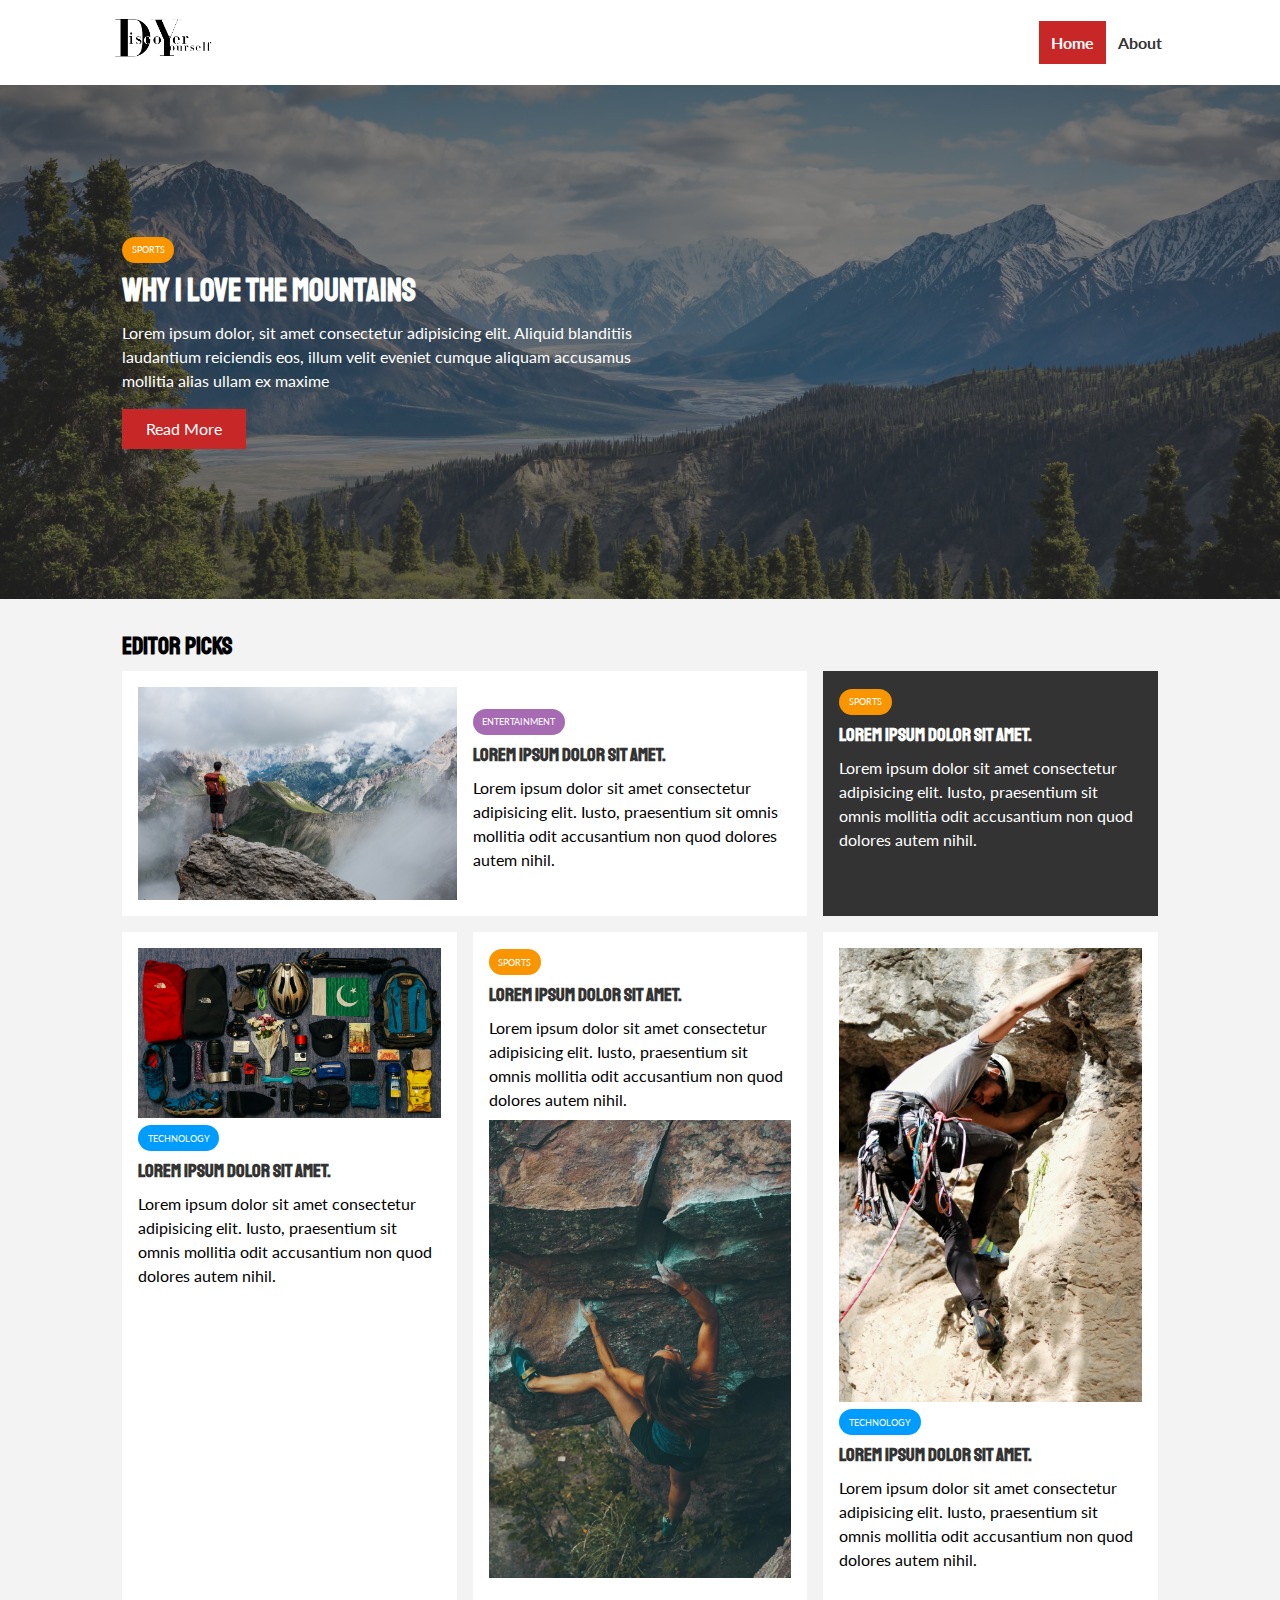
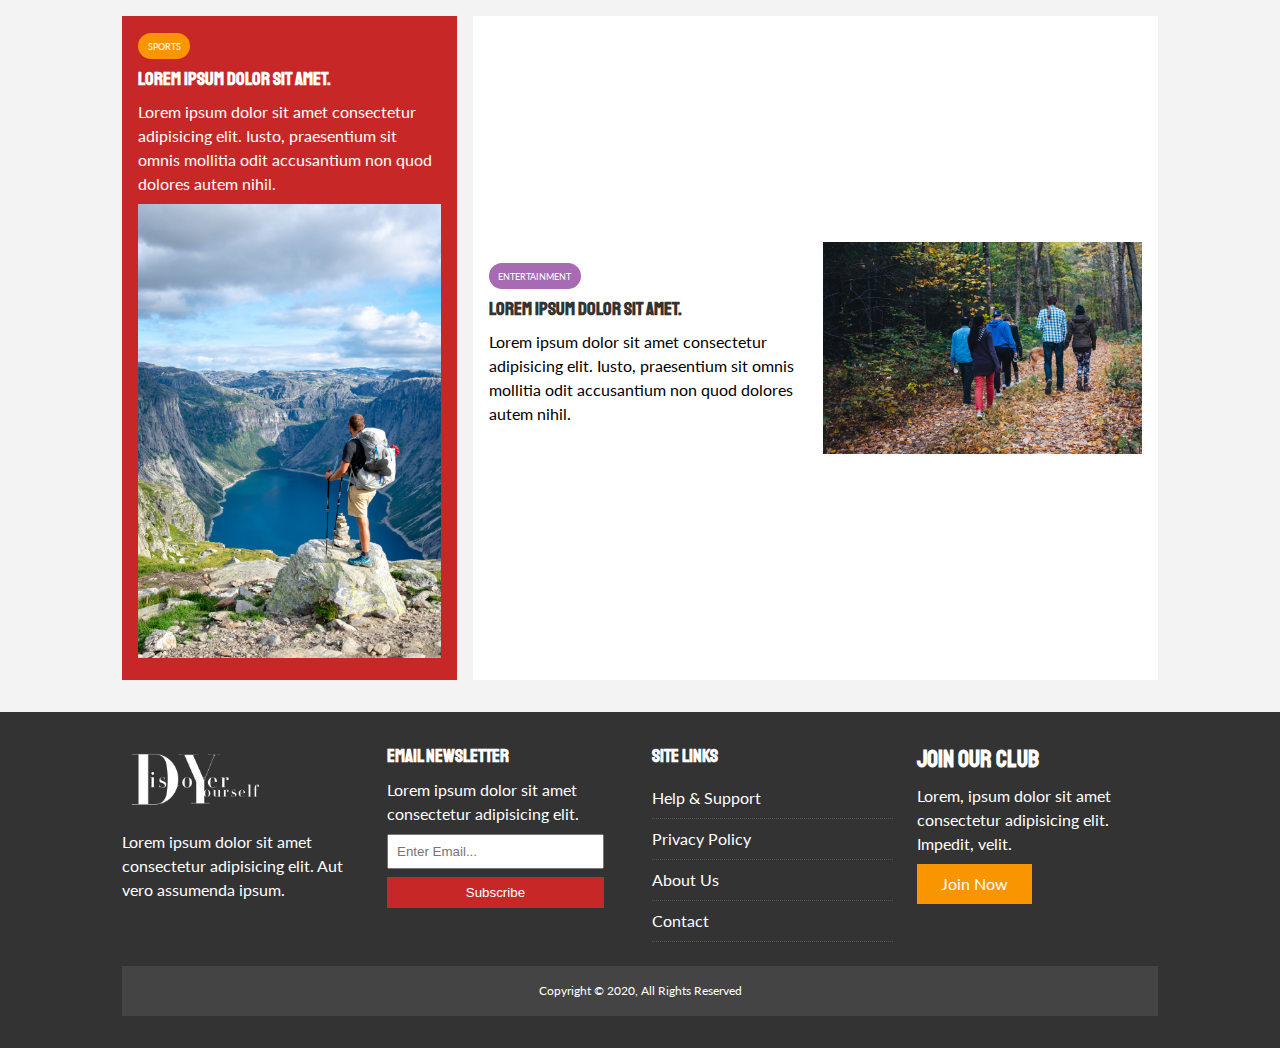
<file: index.html>
<!DOCTYPE html>
<html lang="en">
<head>
    <meta charset="UTF-8">
    <meta name="viewport" content="width=device-width, initial-scale=1.0">
    <link href="https://fonts.googleapis.com/css2?family=Lato&family=Staatliches&display=swap" rel="stylesheet">
    <link rel="stylesheet" href="css/style.css">
    <link rel="stylesheet" media="screen and (max-width: 768px)" href="css/mobile.css">
    <link rel="stylesheet" href="https://use.fontawesome.com/releases/v5.13.1/css/all.css" integrity="sha384-xxzQGERXS00kBmZW/6qxqJPyxW3UR0BPsL4c8ILaIWXva5kFi7TxkIIaMiKtqV1Q" crossorigin="anonymous">
    <link rel="shortcut icon" type="image/x-icon" href="favicon.ico">
    
    <title>Outdoor Life | Latest News</title>
</head>
<body>
    <nav id="main-nav">
        <div class="container">
            <a class="logo" href="index.html"><img src="img/logo.png" alt="Outdoor Life" ></a>
            <div class="social">
                <a href="http://facebook.com" target="_blank"><i class="fab fa-facebook-square fa-2x"></i></a>
                <a href="http://twitter.com" target="_blank"><i class="fab fa-twitter fa-2x"></i></a>
                <a href="http://instagram.com" target="_blank"><i class="fab fa-instagram fa-2x"></i></a>
                <a href="http://youtube.com" target="_blank"><i class="fab fa-youtube fa-2x"></i></a>
            </div>
            <ul>
                <li><a href="index.html" class="current">Home</a></li>
                <li><a href="about.html">About</a></li>
            </ul>
        </div>
    </nav>

    <!-- ShowCase -->
    <header id="showcase">
        <div class="container">
            <div class="showcase-container">
                <div class="showcase-content">
                    <div class="category category-sports">Sports</div>
                    <h1>Why I Love the Mountains</h1>
                    <p>Lorem ipsum dolor, sit amet consectetur adipisicing elit. Aliquid blanditiis laudantium reiciendis eos, illum velit eveniet cumque aliquam accusamus mollitia alias ullam ex maxime </p>
                    <a href="article.html" class="btn btn-primary">Read More</a>
                </div>
            </div>
        </div>
    </header>

    <!-- Home Articles -->
    <section id="home-articles" class="py-2">
        <div class="container">
            <h2>Editor Picks</h2>
            <div class="articles-container">
                <article class="card">
                    <img src="img/articles/ent1.jpg" alt="hiking">
                    <div>
                        <div class="category-ent category">Entertainment</div>
                        <h3>
                            <a href="article.html">Lorem ipsum dolor sit amet.</a>
                        </h3>
                        <p>Lorem ipsum dolor sit amet consectetur adipisicing elit. Iusto, praesentium sit omnis mollitia odit accusantium non quod dolores autem nihil.</p>
                    </div>
                </article>
                <article class="card bg-dark">
                    <div class="category-sports category">Sports</div>
                    <h3>
                        <a href="article.html">Lorem ipsum dolor sit amet.</a>
                    </h3>
                    <p>Lorem ipsum dolor sit amet consectetur adipisicing elit. Iusto, praesentium sit omnis mollitia odit accusantium non quod dolores autem nihil.</p>
                </article>
                <article class="card">
                    <img src="img/articles/tech1.jpg" alt="">
                    <div class="category-tech category">Technology</div>
                    <h3>
                        <a href="article.html">Lorem ipsum dolor sit amet.</a>
                    </h3>
                    <p>Lorem ipsum dolor sit amet consectetur adipisicing elit. Iusto, praesentium sit omnis mollitia odit accusantium non quod dolores autem nihil.</p>
                </article>
                <article class="card">
                    <div class="category-sports category">Sports</div>
                    <h3>
                        <a href="article.html">Lorem ipsum dolor sit amet.</a>
                    </h3>
                    <p>Lorem ipsum dolor sit amet consectetur adipisicing elit. Iusto, praesentium sit omnis mollitia odit accusantium non quod dolores autem nihil.</p>
                    <img src="img/articles/sports1.jpg" alt="">
                </article>
                <article class="card">
                    <img src="img/articles/tech2.jpg" alt="">
                    <div class="category-tech category">Technology</div>
                    <h3>
                        <a href="article.html">Lorem ipsum dolor sit amet.</a>
                    </h3>
                    <p>Lorem ipsum dolor sit amet consectetur adipisicing elit. Iusto, praesentium sit omnis mollitia odit accusantium non quod dolores autem nihil.</p>
                </article>
                <article class="card bg-primary">
                    <div class="category-sports category">Sports</div>
                    <h3>
                        <a href="article.html">Lorem ipsum dolor sit amet.</a>
                    </h3>
                    <p>Lorem ipsum dolor sit amet consectetur adipisicing elit. Iusto, praesentium sit omnis mollitia odit accusantium non quod dolores autem nihil.</p>
                    <img src="img/articles/sports2.jpg" alt="hiking">
                </article>
                <article class="card">
                    <div>
                        <div class="category-ent category">Entertainment</div>
                        <h3>
                            <a href="article.html">Lorem ipsum dolor sit amet.</a>
                        </h3>
                        <p>Lorem ipsum dolor sit amet consectetur adipisicing elit. Iusto, praesentium sit omnis mollitia odit accusantium non quod dolores autem nihil.</p>
                    </div>
                    <img src="img/articles/ent2.jpg" alt="hiking">
                </article>
            </div>
        </div>
    </section>

    <!-- Footer -->
    <footer id="main-footer" class="py-2">
        <div class="container footer-container">
            <div>
                <img src="img/logo_light.png" alt="News">
                <p>Lorem ipsum dolor sit amet consectetur adipisicing elit. Aut vero assumenda ipsum.</p>
            </div>
            <div>
                <h3>Email Newsletter</h3>
                <p>Lorem ipsum dolor sit amet consectetur adipisicing elit.</p>
                <form>
                    <input type="email" placeholder="Enter Email...">
                    <input type="submit" value="Subscribe" class="btn btn-primary">
                </form>
            </div>
            <div>
                <h3>Site Links</h3>
                <ul class="list">
                    <li><a href="#">Help & Support</a></li>
                    <li><a href="#">Privacy Policy</a></li>
                    <li><a href="#">About Us</a></li>
                    <li><a href="#">Contact</a></li>
                </ul>
            </div>
            <div>
                <h2>Join Our Club</h2>
                <p>Lorem, ipsum dolor sit amet consectetur adipisicing elit. Impedit, velit.</p>
                <a href="#" class="btn btn-secondary">Join Now</a>
            </div>
            <div>
                <p>
                    Copyright &copy; 2020, All Rights Reserved
                </p>
            </div>
        </div>
    </footer>
</body>
</html>
</file>
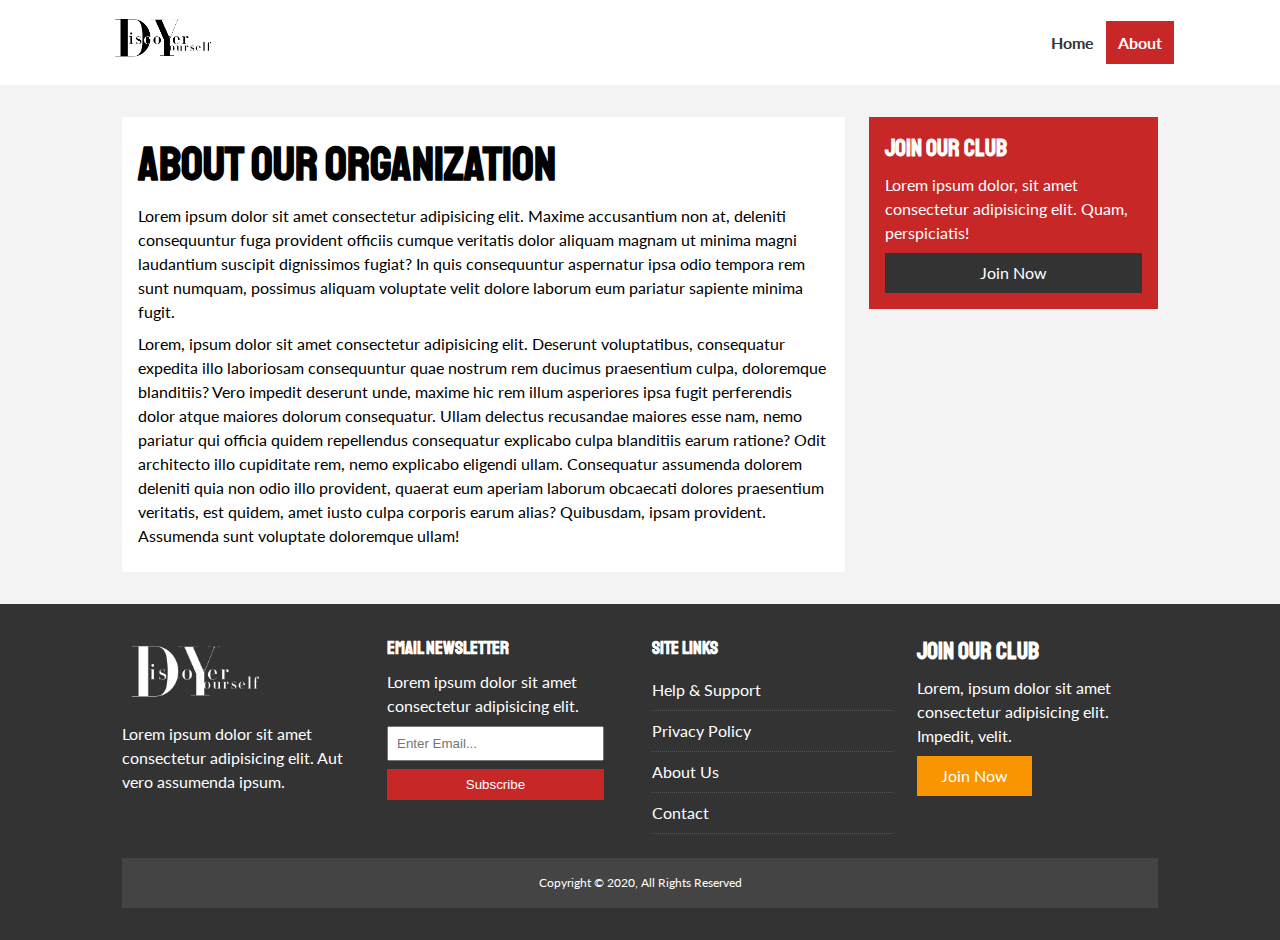
<file: about.html>
<!DOCTYPE html>
<html lang="en">
<head>
    <meta charset="UTF-8">
    <meta name="viewport" content="width=device-width, initial-scale=1.0">
    <link href="https://fonts.googleapis.com/css2?family=Lato&family=Staatliches&display=swap" rel="stylesheet">
    <link rel="stylesheet" href="css/style.css">
    <link rel="stylesheet" media="screen and (max-width: 768px)" href="css/mobile.css">
    <link rel="stylesheet" href="https://use.fontawesome.com/releases/v5.13.1/css/all.css" integrity="sha384-xxzQGERXS00kBmZW/6qxqJPyxW3UR0BPsL4c8ILaIWXva5kFi7TxkIIaMiKtqV1Q" crossorigin="anonymous">
    <link rel="shortcut icon" type="image/x-icon" href="favicon.ico">
    
    <title>About</title>
</head>
<body>
    <nav id="main-nav">
        <div class="container">
            <a class="logo" href="index.html"><img src="img/logo.png" alt="Outdoor Life" ></a>
            <div class="social">
                <a href="http://facebook.com" target="_blank"><i class="fab fa-facebook-square fa-2x"></i></a>
                <a href="http://twitter.com" target="_blank"><i class="fab fa-twitter fa-2x"></i></a>
                <a href="http://instagram.com" target="_blank"><i class="fab fa-instagram fa-2x"></i></a>
                <a href="http://youtube.com" target="_blank"><i class="fab fa-youtube fa-2x"></i></a>
            </div>
            <ul>
                <li><a href="index.html">Home</a></li>
                <li><a class="current" href="about.html">About</a></li>
            </ul>
        </div>
    </nav>

    <section id="about">
        <div class="container">
            <div class="page-container">
                <article class="card">
                    <h1 class="l-heading">About Our Organization</h1>
                    <p>Lorem ipsum dolor sit amet consectetur adipisicing elit. Maxime accusantium non at, deleniti consequuntur fuga provident officiis cumque veritatis dolor aliquam magnam ut minima magni laudantium suscipit dignissimos fugiat? In quis consequuntur aspernatur ipsa odio tempora rem sunt numquam, possimus aliquam voluptate velit dolore laborum eum pariatur sapiente minima fugit.</p>
                    <p>Lorem, ipsum dolor sit amet consectetur adipisicing elit. Deserunt voluptatibus, consequatur expedita illo laboriosam consequuntur quae nostrum rem ducimus praesentium culpa, doloremque blanditiis? Vero impedit deserunt unde, maxime hic rem illum asperiores ipsa fugit perferendis dolor atque maiores dolorum consequatur. Ullam delectus recusandae maiores esse nam, nemo pariatur qui officia quidem repellendus consequatur explicabo culpa blanditiis earum ratione? Odit architecto illo cupiditate rem, nemo explicabo eligendi ullam. Consequatur assumenda dolorem deleniti quia non odio illo provident, quaerat eum aperiam laborum obcaecati dolores praesentium veritatis, est quidem, amet iusto culpa corporis earum alias? Quibusdam, ipsam provident. Assumenda sunt voluptate doloremque ullam!</p>
                    
                </article>
                <aside class="card bg-primary">
                    <h2>Join Our Club</h2>
                    <p>Lorem ipsum dolor, sit amet consectetur adipisicing elit. Quam, perspiciatis!</p>
                    <a href="#" class="btn btn-dark btn-block">Join Now</a>
                </aside>
            </div>
        </div>
    </section>

    <!-- Footer -->
    <footer id="main-footer" class="py-2">
        <div class="container footer-container">
            <div>
                <img src="img/logo_light.png" alt="News">
                <p>Lorem ipsum dolor sit amet consectetur adipisicing elit. Aut vero assumenda ipsum.</p>
            </div>
            <div>
                <h3>Email Newsletter</h3>
                <p>Lorem ipsum dolor sit amet consectetur adipisicing elit.</p>
                <form>
                    <input type="email" placeholder="Enter Email...">
                    <input type="submit" value="Subscribe" class="btn btn-primary">
                </form>
            </div>
            <div>
                <h3>Site Links</h3>
                <ul class="list">
                    <li><a href="#">Help & Support</a></li>
                    <li><a href="#">Privacy Policy</a></li>
                    <li><a href="#">About Us</a></li>
                    <li><a href="#">Contact</a></li>
                </ul>
            </div>
            <div>
                <h2>Join Our Club</h2>
                <p>Lorem, ipsum dolor sit amet consectetur adipisicing elit. Impedit, velit.</p>
                <a href="#" class="btn btn-secondary">Join Now</a>
            </div>
            <div>
                <p>
                    Copyright &copy; 2020, All Rights Reserved
                </p>
            </div>
        </div>
    </footer>
</body>
</html>
</file>
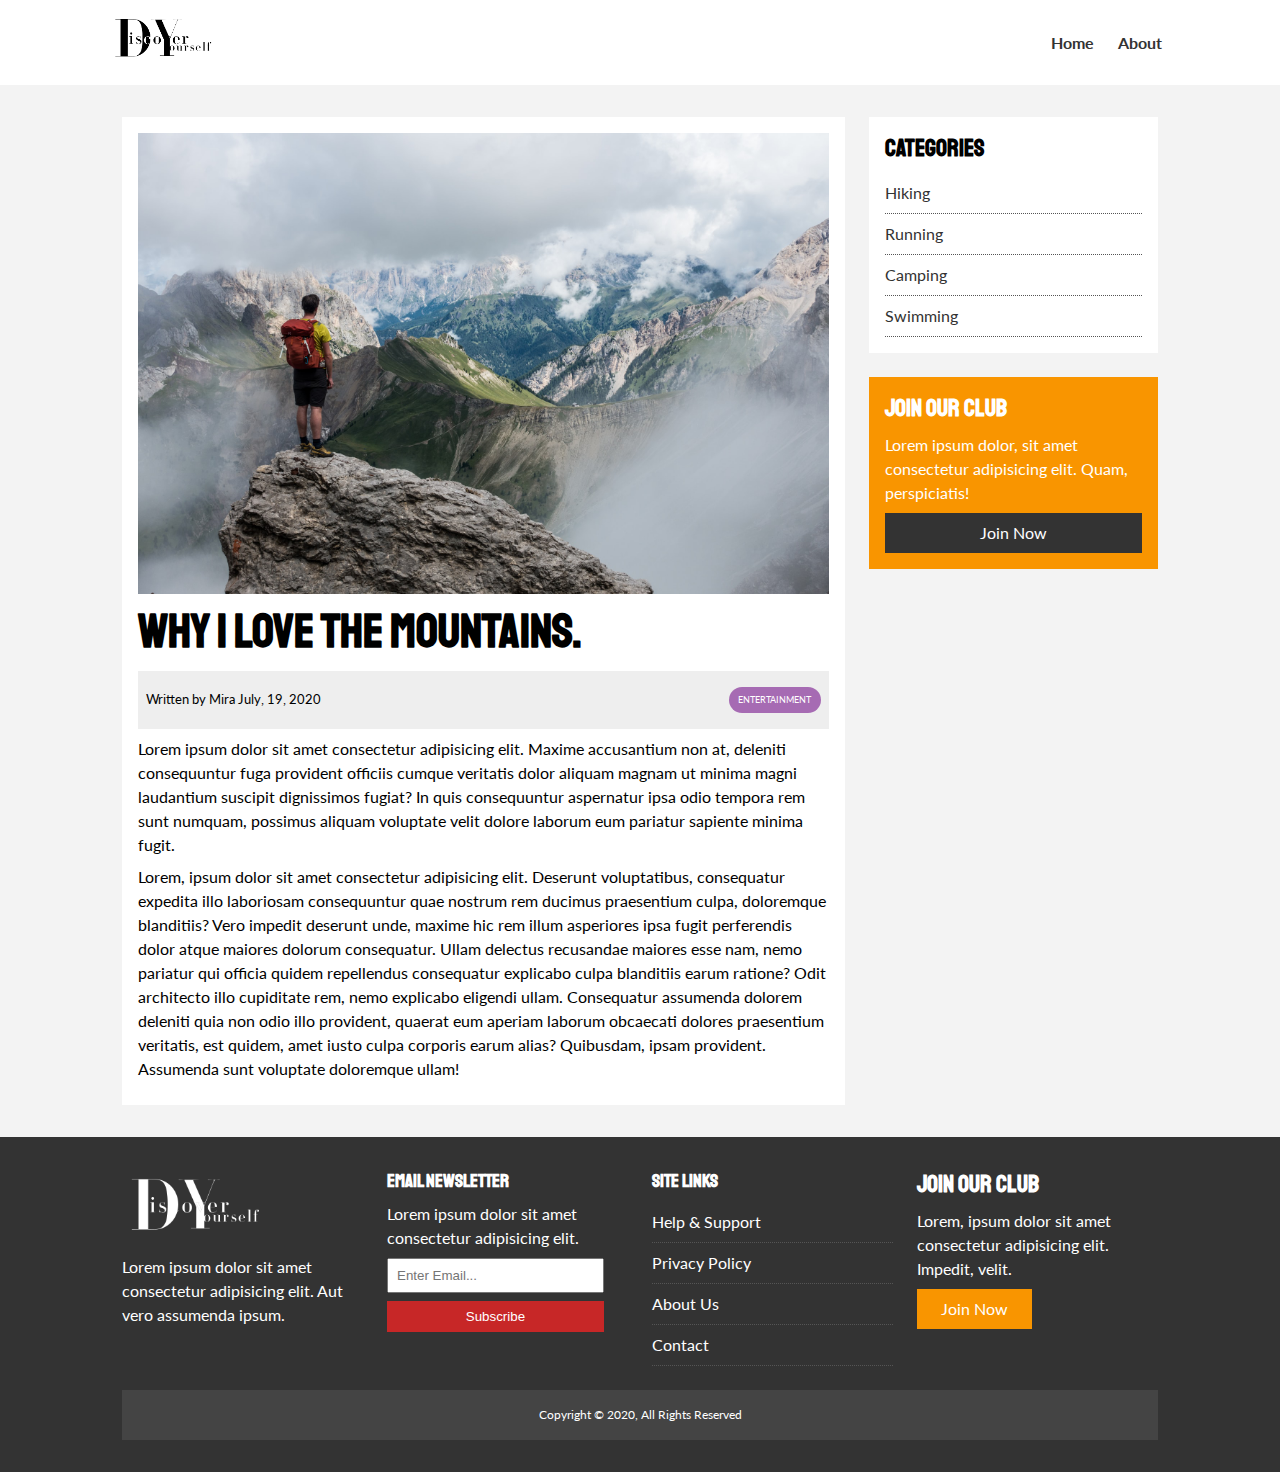
<file: article.html>
<!DOCTYPE html>
<html lang="en">
<head>
    <meta charset="UTF-8">
    <meta name="viewport" content="width=device-width, initial-scale=1.0">
    <link href="https://fonts.googleapis.com/css2?family=Lato&family=Staatliches&display=swap" rel="stylesheet">
    <link rel="stylesheet" href="css/style.css">
    <link rel="stylesheet" media="screen and (max-width: 768px)" href="css/mobile.css">
    <link rel="stylesheet" href="https://use.fontawesome.com/releases/v5.13.1/css/all.css" integrity="sha384-xxzQGERXS00kBmZW/6qxqJPyxW3UR0BPsL4c8ILaIWXva5kFi7TxkIIaMiKtqV1Q" crossorigin="anonymous">
    <link rel="shortcut icon" type="image/x-icon" href="favicon.ico">
    
    <title>Outdoor Life | Article</title>
</head>
<body>
    <nav id="main-nav">
        <div class="container">
            <a class="logo" href="index.html"><img src="img/logo.png" alt="Outdoor Life" ></a>
            <div class="social">
                <a href="http://facebook.com" target="_blank"><i class="fab fa-facebook-square fa-2x"></i></a>
                <a href="http://twitter.com" target="_blank"><i class="fab fa-twitter fa-2x"></i></a>
                <a href="http://instagram.com" target="_blank"><i class="fab fa-instagram fa-2x"></i></a>
                <a href="http://youtube.com" target="_blank"><i class="fab fa-youtube fa-2x"></i></a>
            </div>
            <ul>
                <li><a href="index.html">Home</a></li>
                <li><a href="about.html">About</a></li>
            </ul>
        </div>
    </nav>

    <section id="article">
        <div class="container">
            <div class="page-container">
                <article class="card">
                    <img src="img/articles/ent1.jpg" alt="article">
                    <h1 class="l-heading">Why I Love the Mountains.</h1>
                    <div class="meta">
                        <small>
                            <i class="fas fa-user"></i> Written by Mira July, 19, 2020
                        </small>
                        <div class="category category-ent">Entertainment</div>
                    </div>
                    <p>Lorem ipsum dolor sit amet consectetur adipisicing elit. Maxime accusantium non at, deleniti consequuntur fuga provident officiis cumque veritatis dolor aliquam magnam ut minima magni laudantium suscipit dignissimos fugiat? In quis consequuntur aspernatur ipsa odio tempora rem sunt numquam, possimus aliquam voluptate velit dolore laborum eum pariatur sapiente minima fugit.</p>
                    <p>Lorem, ipsum dolor sit amet consectetur adipisicing elit. Deserunt voluptatibus, consequatur expedita illo laboriosam consequuntur quae nostrum rem ducimus praesentium culpa, doloremque blanditiis? Vero impedit deserunt unde, maxime hic rem illum asperiores ipsa fugit perferendis dolor atque maiores dolorum consequatur. Ullam delectus recusandae maiores esse nam, nemo pariatur qui officia quidem repellendus consequatur explicabo culpa blanditiis earum ratione? Odit architecto illo cupiditate rem, nemo explicabo eligendi ullam. Consequatur assumenda dolorem deleniti quia non odio illo provident, quaerat eum aperiam laborum obcaecati dolores praesentium veritatis, est quidem, amet iusto culpa corporis earum alias? Quibusdam, ipsam provident. Assumenda sunt voluptate doloremque ullam!</p>
                    
                </article>
                <aside id="categories" class="card">
                    <h2>Categories</h2>
                    <ul class="list">
                        <li><a href="#"><i class="fas fa-chevron-right"></i>Hiking</a></li>
                        <li><a href="#"><i class="fas fa-chevron-right"></i>Running</a></li>
                        <li><a href="#"><i class="fas fa-chevron-right"></i>Camping</a></li>
                        <li><a href="#"><i class="fas fa-chevron-right"></i>Swimming</a></li>
                    </ul>
                </aside>
                <aside class="card bg-secondary">
                    <h2>Join Our Club</h2>
                    <p>Lorem ipsum dolor, sit amet consectetur adipisicing elit. Quam, perspiciatis!</p>
                    <a href="#" class="btn btn-dark btn-block">Join Now</a>
                </aside>
            </div>
        </div>
    </section>


    <!-- Footer -->
    <footer id="main-footer" class="py-2">
        <div class="container footer-container">
            <div>
                <img src="img/logo_light.png" alt="News">
                <p>Lorem ipsum dolor sit amet consectetur adipisicing elit. Aut vero assumenda ipsum.</p>
            </div>
            <div>
                <h3>Email Newsletter</h3>
                <p>Lorem ipsum dolor sit amet consectetur adipisicing elit.</p>
                <form>
                    <input type="email" placeholder="Enter Email...">
                    <input type="submit" value="Subscribe" class="btn btn-primary">
                </form>
            </div>
            <div>
                <h3>Site Links</h3>
                <ul class="list">
                    <li><a href="#">Help & Support</a></li>
                    <li><a href="#">Privacy Policy</a></li>
                    <li><a href="#">About Us</a></li>
                    <li><a href="#">Contact</a></li>
                </ul>
            </div>
            <div>
                <h2>Join Our Club</h2>
                <p>Lorem, ipsum dolor sit amet consectetur adipisicing elit. Impedit, velit.</p>
                <a href="#" class="btn btn-secondary">Join Now</a>
            </div>
            <div>
                <p>
                    Copyright &copy; 2020, All Rights Reserved
                </p>
            </div>
        </div>
    </footer>
</body>
</html>
</file>
<file: css/style.css>
:root {
    --primary-color: #c72727;
    --secondary-color: #f99500;
    --light-color:#f3f3f3;
    --dark-color: #333;
    --max-width: 1100px;
}

.category {
    --sports-color: #f99500;
    --ent-color: #a66bb3;
    --tech-color:#009cff;
}

* {
    margin: 0;
    padding: 0;
    box-sizing: border-box;
}

body {
    font-family: 'Lato', sans-serif;
    line-height: 1.5;
    background: var(--light-color);
}

a {
    color: #333;
    text-decoration: none;
}

ul {
    list-style: none;
}

p {
    margin: .5rem 0;
}
img {
    width: 100%;
}

h1,h2,h3,h4,h5,h6 {
    font-family: 'Staatliches', cursive;
    margin-bottom: .55rem;
    line-height: 1.3;
}

/* Utility */

.container {
    max-width: var(--max-width);
    margin: auto;
    padding: 0 2rem;
    overflow: hidden;
}

.category {
    display: inline-block;
    color: #fff;
    font-size: 0.55rem;
    text-transform: uppercase;
    padding: 0.4rem 0.6rem;
    border-radius: 15px;
    margin-bottom: 0.5rem;
}

.category-sports { background: var(--sports-color);}
.category-ent { background: var(--ent-color);}
.category-tech { background: var(--tech-color);}

.btn {
    display: inline-block;
    border: none;
    background: var(--dark-color);
    color: #fff;
    padding: 0.5rem 1.5rem;
}

.btn-light{ background: var(--light-color);}
.btn-primary{ background: var(--primary-color);}
.btn-secondary{ background: var(--secondary-color);}

.btn:hover {
    opacity: 0.8;
}

.btn-block{
    display: block;
    width: 100%;
    text-align: center;
}

.card {
    background: #fff;
    padding: 1rem;
}

.bg-dark {
    background: var(--dark-color);
    color: #fff;
}
.bg-primary {
    background: var(--primary-color);
    color: #fff;
}
.bg-secondary {
    background: var(--secondary-color);
    color: #fff;
}

.bg-dark h1,
.bg-dark h2,
.bg-dark h3,
.bg-dark a,
.bg-primary h1,
.bg-primary h2,
.bg-primary h3,
.bg-primary a,
.bg-secondary h1,
.bg-secondary h2,
.bg-secondary h3,
.bg-secondary a {
    color: #fff;
}

.py-1 { padding: 1.5rem 0 }
.py-2 { padding: 2rem 0 }
.py-3 { padding: 3rem 0 }
.p-1 { padding: 1.5rem }
.p-2 { padding: 2rem }
.p-3 { padding: 3rem }

.l-heading {
    font-size: 3rem;
}

.list li {
    padding: .5rem 0;
    border-bottom: #555 dotted 1px;
}

.list li a:hover {
    color: var(--primary-color) !important;
}

/* Inner Page grid container */
.page-container {
    display: grid;
    grid-template-columns: 5fr 2fr;
    margin: 2rem 0;
    gap: 1.5rem;
}

.page-container > *:first-child {
    grid-row: 1 / span 3;
}
/* Navigation */
#main-nav {
    background: #fff;
    position: sticky;
    top: 0;
    z-index: 2;
}

#main-nav .container {
    display: grid;
    grid-template-columns: 6fr 3fr 2fr;
    align-items: center;
    padding: 1rem;
}

#main-nav .logo {
    width: 110px;
}

#main-nav ul {
    justify-self: end;
    display: flex;
}

#main-nav ul li a {
    padding: 0.75rem;
    font-weight: bold;
}

#main-nav ul li a.current {
    background: var(--primary-color);
    color: #fff;
}

#main-nav ul li a:hover {
    background: var(--light-color);
    color: var(--dark-color);
}

#main-nav .social {
    justify-self: center;
}

#main-nav .social i {
    color: #777;
    margin-right: .5rem;
}

/* Showcase */
#showcase {
    color: #fff;
    background: #333;
    padding: 2rem;
    position: relative;
}

#showcase:before {
    content: '';
    background: url('../img/featured.jpg') no-repeat center center/cover;
    position: absolute;
    top: 0;
    left: 0;
    width: 100%;
    height: 100%;
    opacity: 0.4;
}

#showcase .showcase-container {
    display: grid;
    grid-template-columns: repeat(2, 1fr);
    justify-content: center;
    align-items: center;
    height: 50vh;
}

#showcase .showcase-content {
    z-index: 1;
}

#showcase .showcase-content p {
    margin-bottom: 1rem;
}

/* HOme Articles */
#home-articles .articles-container {
    display: grid;
    grid-template-columns: repeat(3, 1fr);
    gap: 1rem;
}

#home-articles .articles-container > *:first-child,
#home-articles .articles-container > *:last-child {
    display: grid;
    grid-template-columns: repeat(2,1fr);
    gap: 1rem;
    align-items: center;
    grid-column: 1 / span 2;
}

#home-articles .articles-container > *:last-child {
    grid-column: 2 / span 2;
}

#article .meta {
    display: flex;
    justify-content: space-between;
    align-items: center;
    background: #eee;
    padding: 0.5rem;
}

#article .meta .category {
    margin-top: 0.5rem;
}

/* Footer */
#main-footer {
    background: var(--dark-color);
    color: #fff;
}

#main-footer img {
    width: 150px;
}

#main-footer a {
    color: #fff;
}

#main-footer .footer-container {
    display: grid;
    grid-template-columns: repeat(4, 1fr);
    gap: 1.5rem;
}

#main-footer .footer-container > *:last-child {
    background: #444;
    grid-column: 1 / span 4;
    padding: .5rem;
    text-align: center;
    font-size: 0.75rem;
}

#main-footer .footer-container input[type='email'] {
    width: 90%;
    padding: 0.5rem;
    margin-bottom: 0.5rem;
}

#main-footer .footer-container input[type='submit'] {
    width: 90%;
}
</file>
<file: css/mobile.css>
/* Navigation */
#main-nav .social {
    display: none;
}

#main-nav .container {
    grid-template-columns: 1fr;
    gap: 1.2rem;
}

#main-nav ul,
#main-nav .logo {
    justify-self: center;
}

#main-nav ul li a {
    padding: 0.50rem;
}

#home-articles .articles-container {
    grid-template-columns: repeat(2, 1fr);
}

#home-articles .articles-container > *:first-child,
#home-articles .articles-container > *:last-child {
    grid-template-columns: 1fr;
    grid-column: 1;
}

@media(max-width: 600px) {
    /* stack grid items */
    #showcase .showcase-container,
    #home-articles .articles-container,
    #main-footer .footer-container {
        grid-template-columns: 1fr;
    }
    #main-footer .footer-container > *:last-child {
        grid-column: 1;
    }

    #main-footer .footer-container > *:first-child,
    #main-footer .footer-container > *:nth-child(2) {
        border-bottom: #444 dotted 1px;
        padding-bottom: 1rem;
    }
    .page-container {
        grid-template-columns: 1fr;
        text-align: center;
    }
    .page-container > *:first-child {
        grid-row: 1;
    }
    .l-heading {
        font-size: 2rem;
    }
}
</file>
